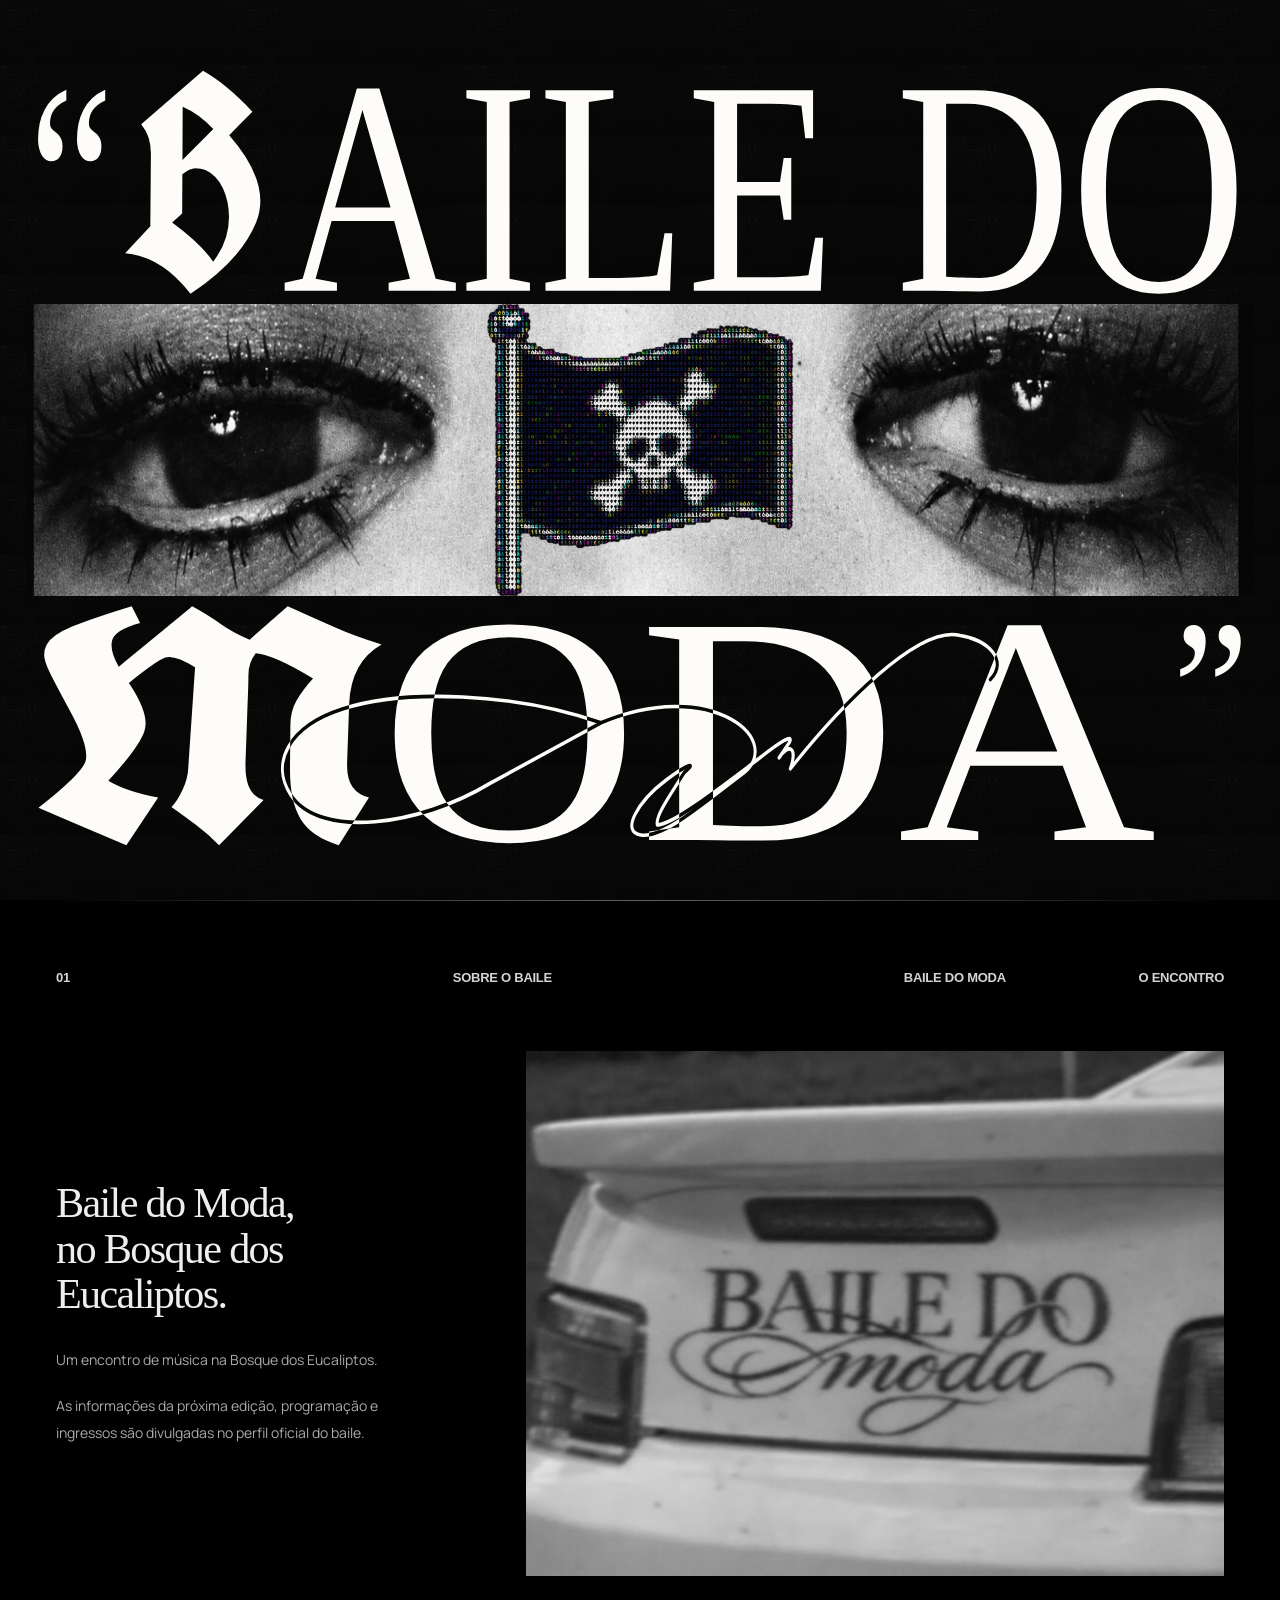
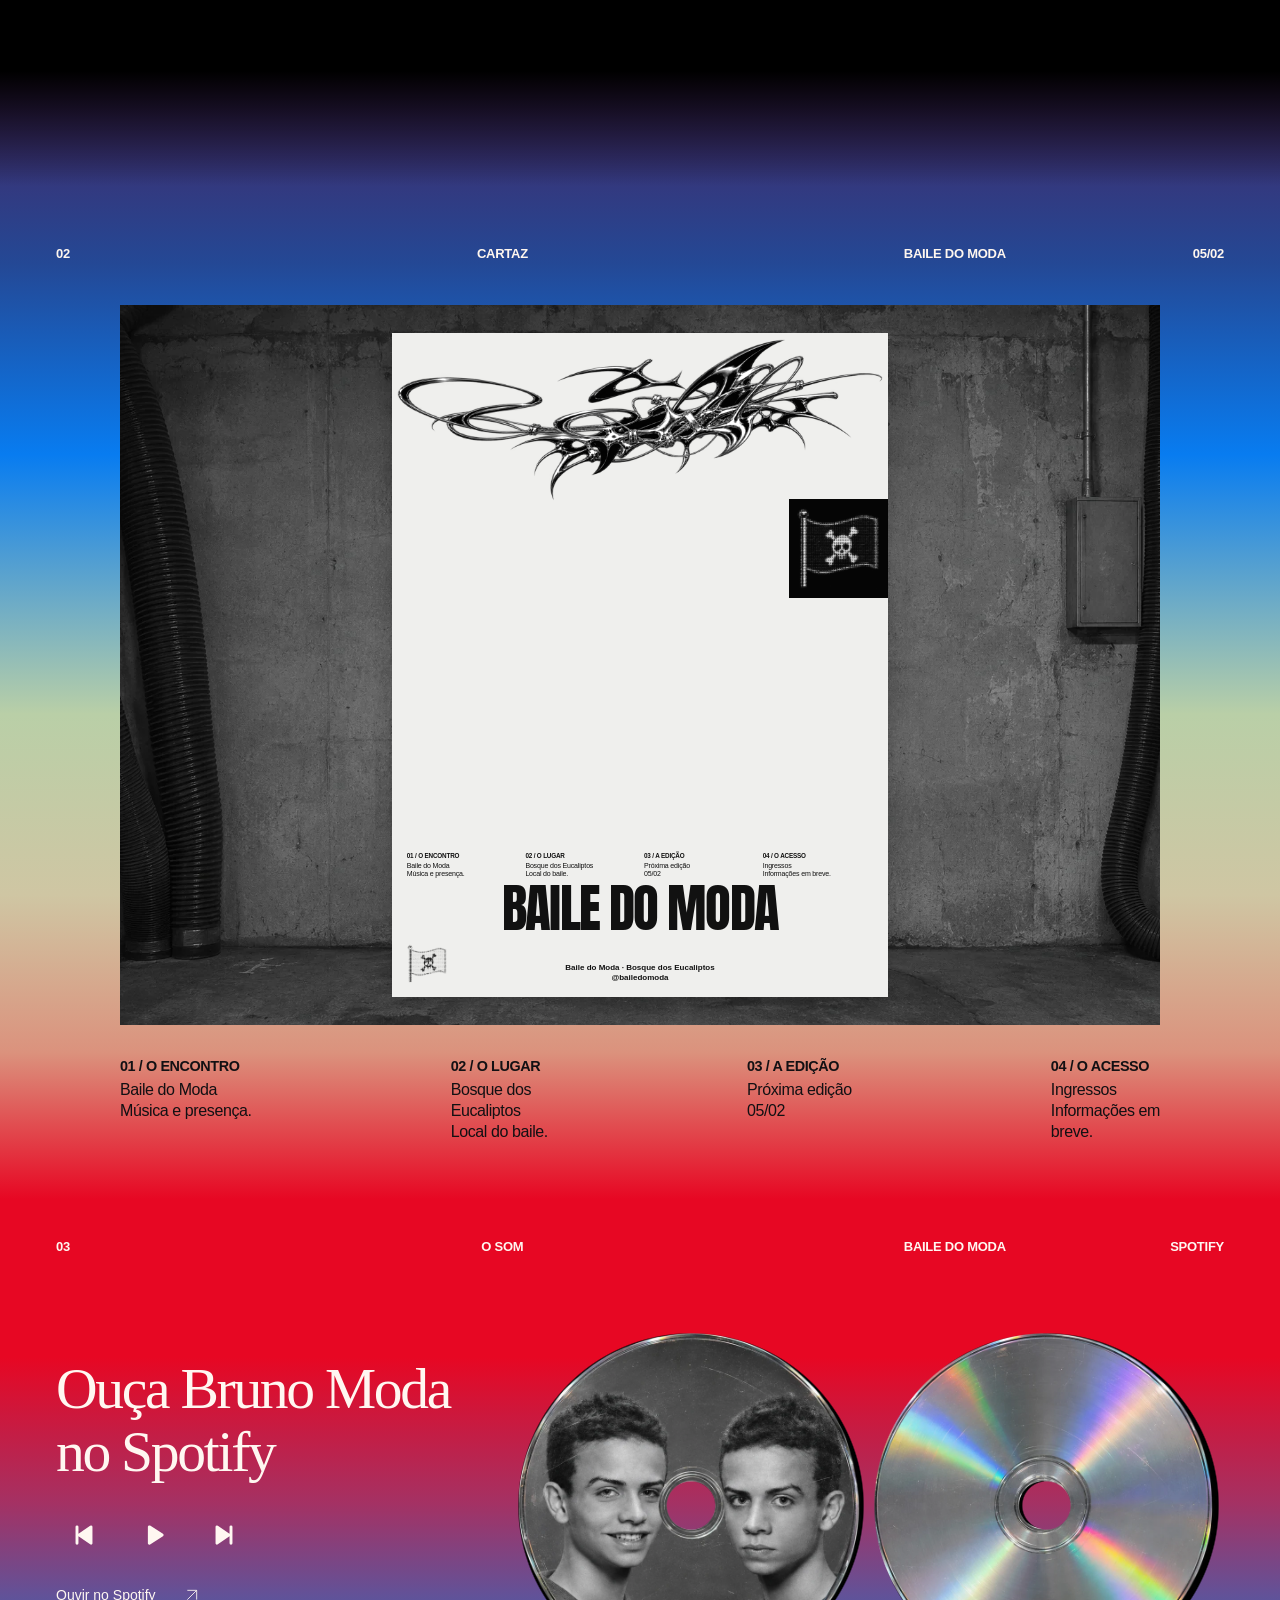
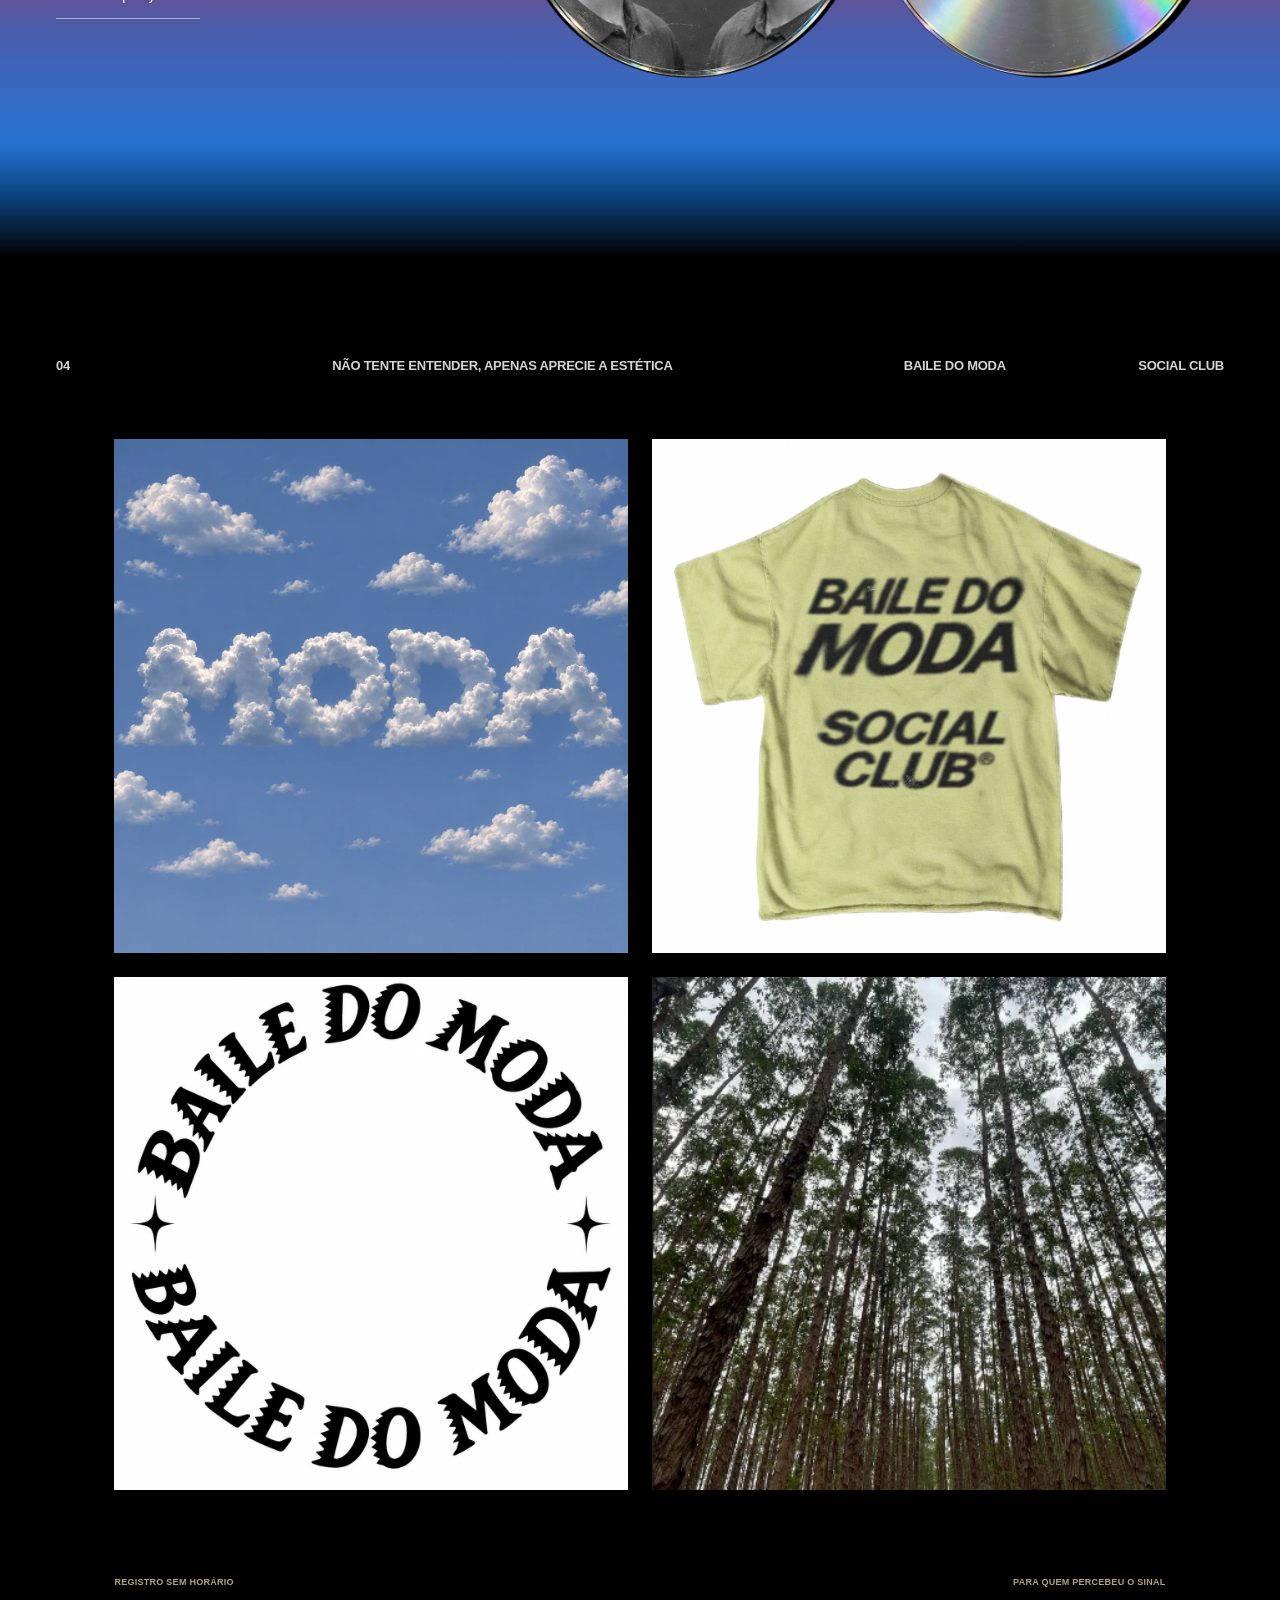
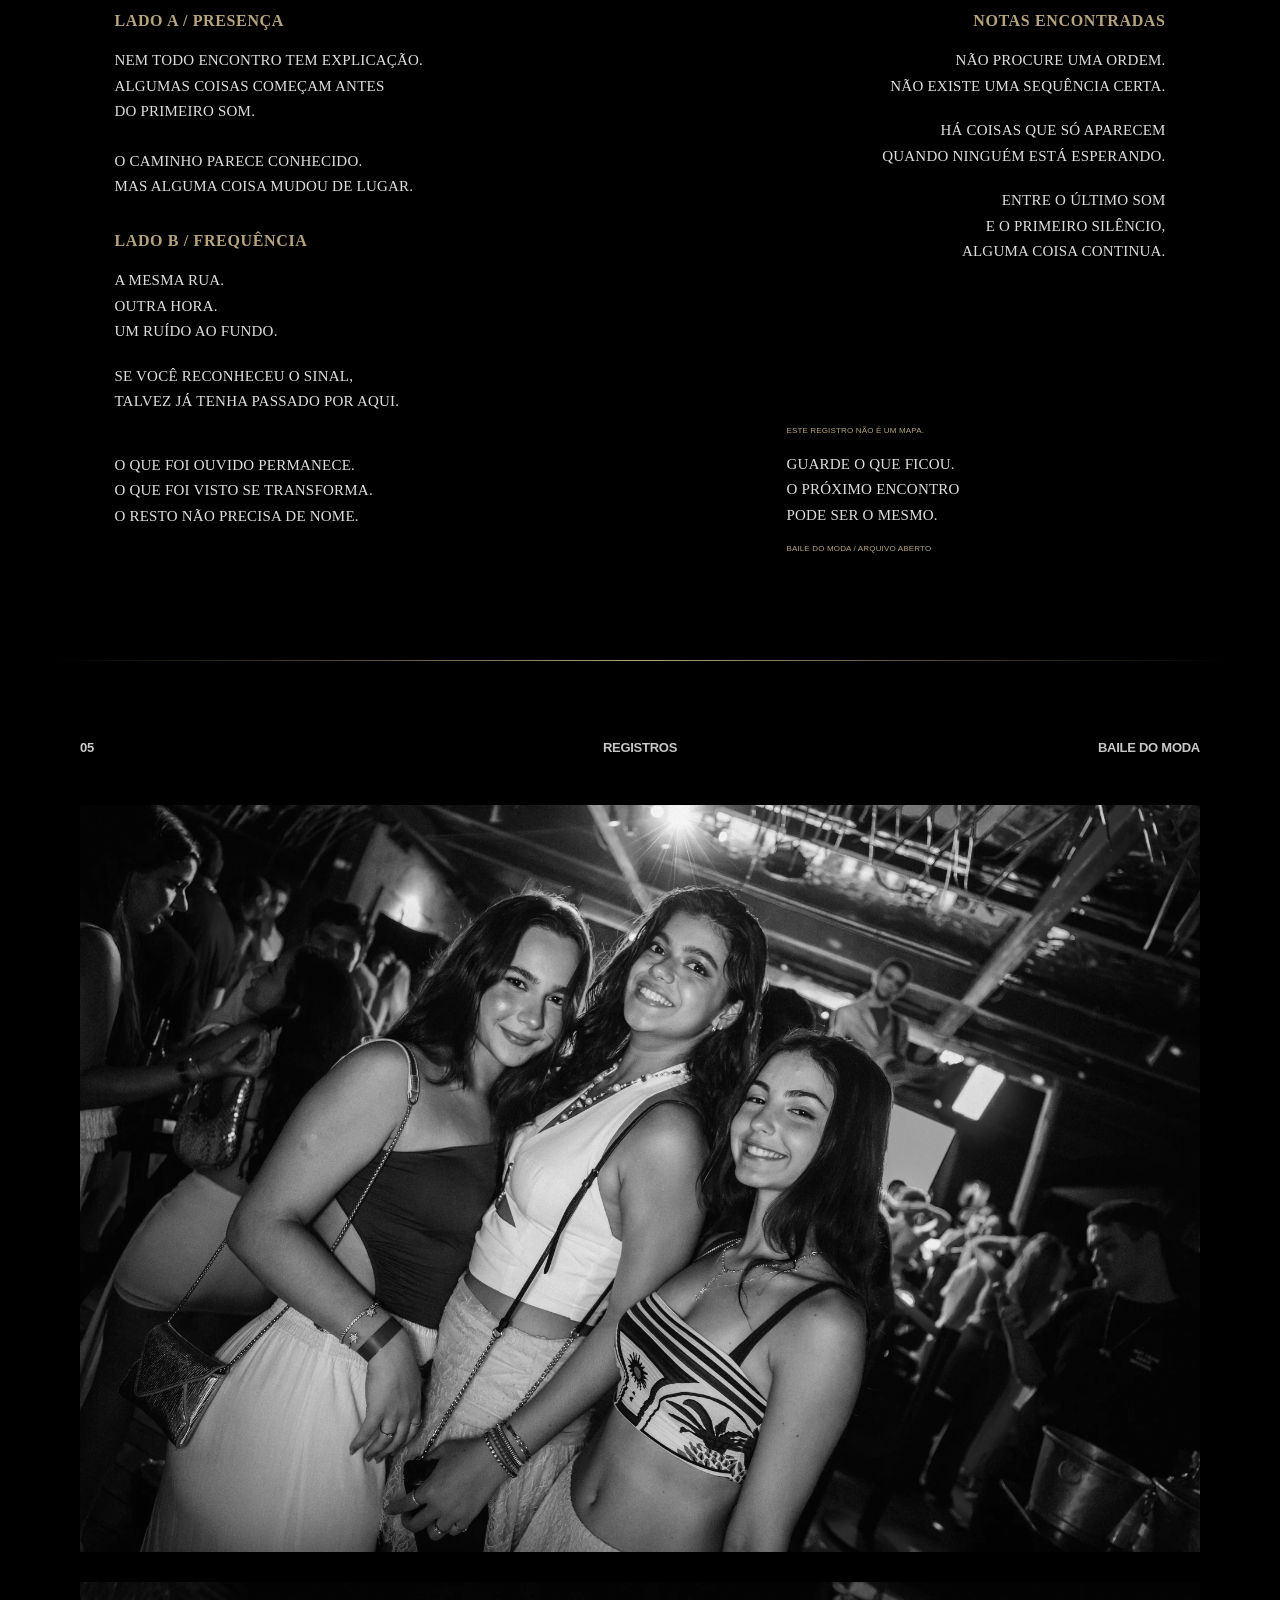
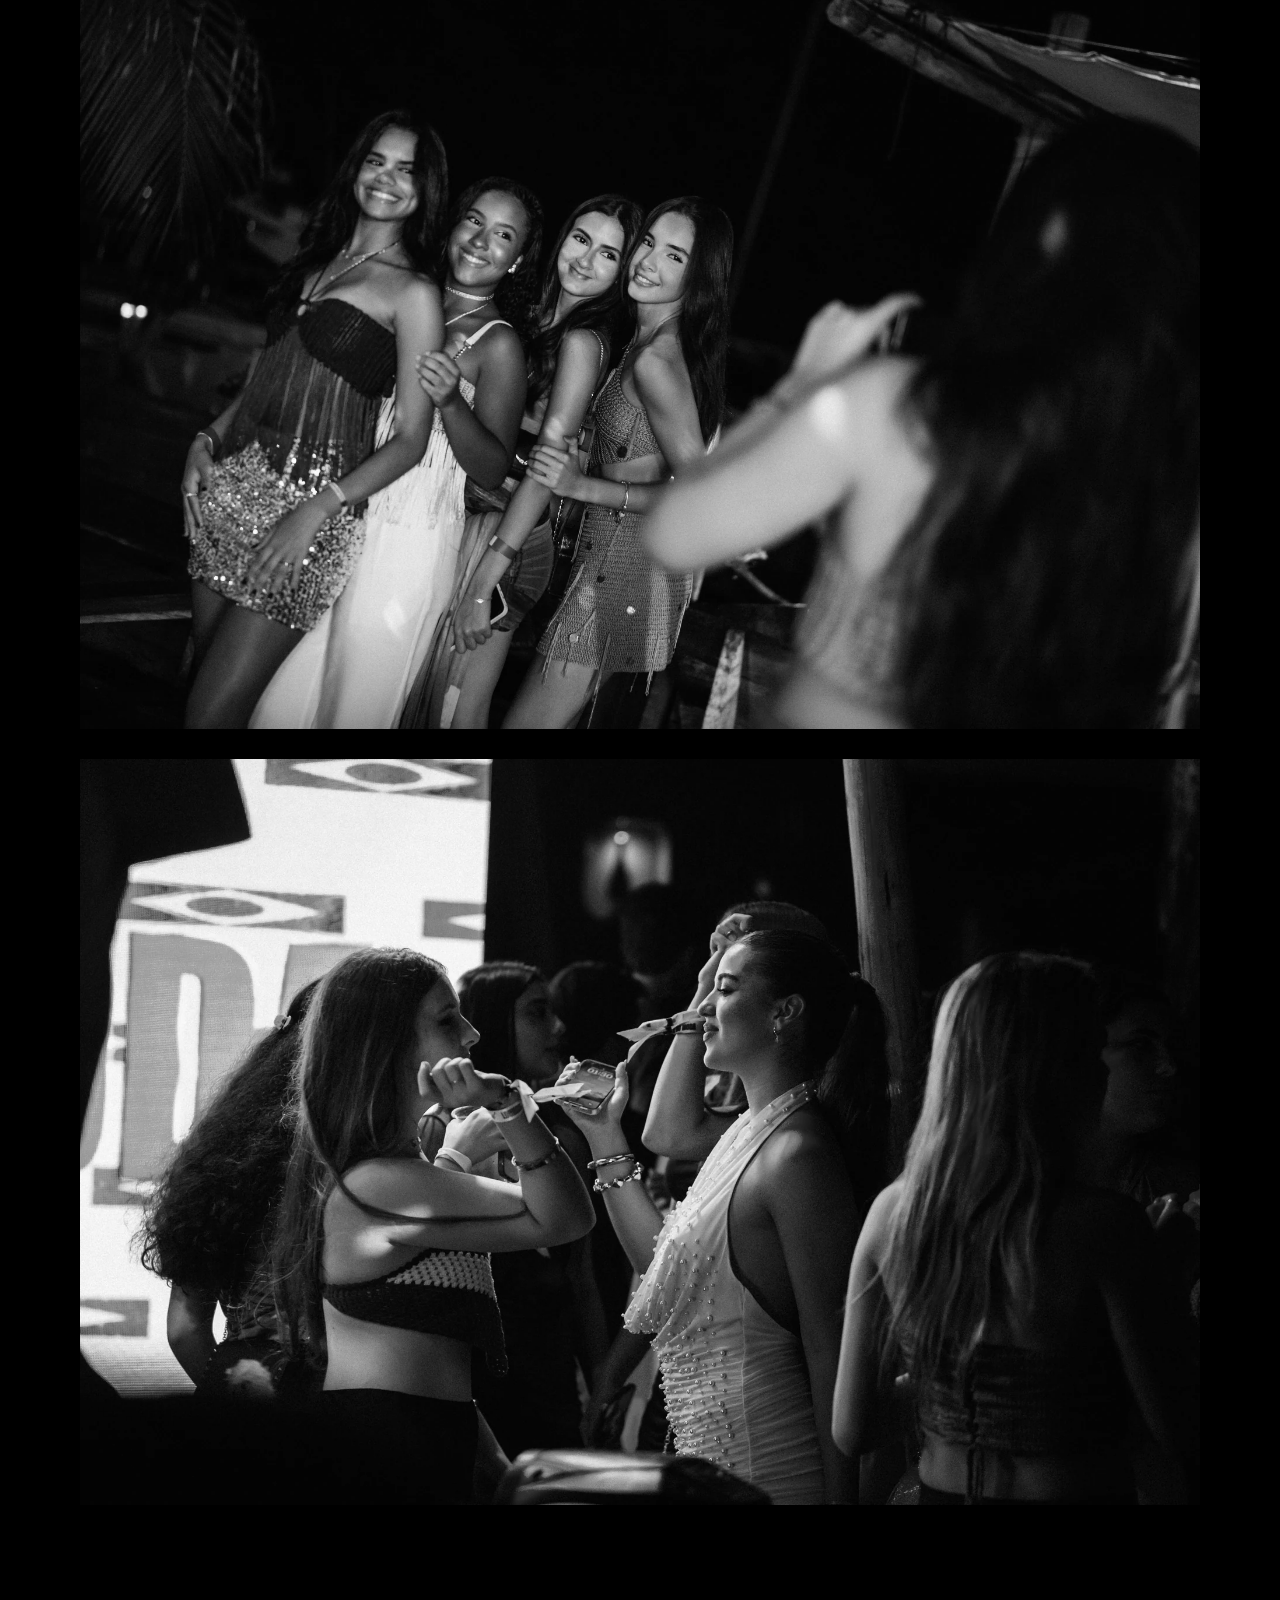
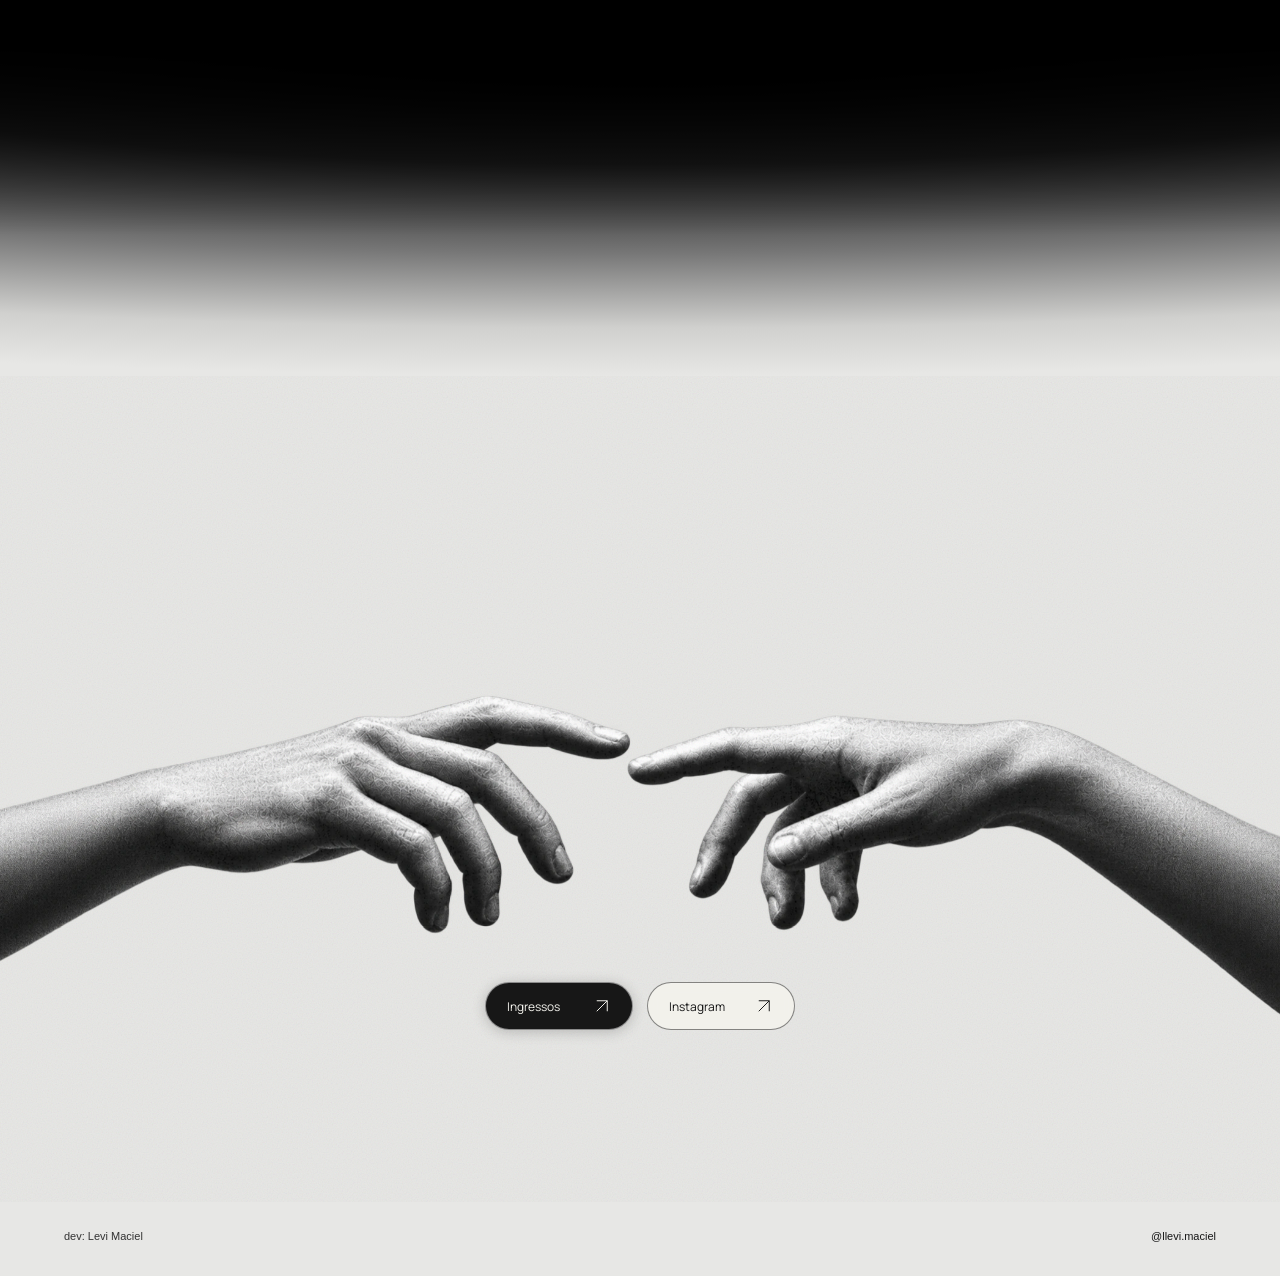
<file: index.html>
<!doctype html><html data-build="ff3b148bee53" lang="pt-BR" style="background:#000;color:#eee;color-scheme:dark"><head><meta charset="utf-8"><meta name="viewport" content="width=device-width,initial-scale=1,viewport-fit=cover"><meta name="theme-color" content="#000000"><meta name="description" content="Baile do Moda. Bosque dos Eucaliptos. O som, o encontro e as informações oficiais da próxima edição."><title>Baile do Moda — Bosque dos Eucaliptos</title><link rel="icon" href="assets/media/favicon.e8df03869b.webp"><script>document.documentElement.classList.add("experience-loading")</script><link rel="stylesheet" href="assets/site.b5e451b2c208.css"></head><body style="background:#000;color:#eee"><div class="experience-loader" id="experience-loader" hidden aria-label="Carregamento do site"><div class="experience-loader-content"><img class="experience-loader-flag" src="assets/media/hero-ascii-flag.6079468a19.webp" width="900" height="860" alt="Bandeira do Baile do Moda" fetchpriority="high" draggable="false"><div class="experience-loader-bar" role="progressbar" aria-label="Preparando sua experiência" aria-valuemin="0" aria-valuemax="100" aria-valuenow="0"><span class="experience-loader-fill"></span></div><p class="experience-loader-label" role="status">carregando sua experiência</p><div class="experience-loader-error" hidden><p>O carregamento está demorando mais que o esperado.</p><button type="button" data-retry-experience>Tentar novamente</button><button type="button" data-enter-experience>Entrar no site</button></div></div></div><a class="skip" href="#universo">Pular para o conteúdo</a>

<main><div class="opening-scene"><section class="hero hero-eye-scene" id="inicio" aria-labelledby="hero-title"><h1 class="sr-only" id="hero-title">Baile do Moda</h1><div class="hero-eye-layout" aria-hidden="true"><svg class="hero-eye-title hero-eye-title-top" viewBox="24 65 1635 242" preserveAspectRatio="none"><text class="hero-serif-run hero-open-quote" x="28" y="280" font-size="260" textLength="112" lengthAdjust="spacingAndGlyphs">“</text><text class="hero-gothic-initial hero-gothic-b" x="153" y="299" font-size="280" textLength="192" lengthAdjust="spacingAndGlyphs">B</text><text class="hero-serif-run hero-top-run" x="365" y="294.5" font-size="286" textLength="1283" lengthAdjust="spacingAndGlyphs">AILE DO</text></svg><div class="hero-eye-photo-frame"><img class="hero-eye-photo" src="assets/media/hero-eyes-band.e0b3c90660.webp" width="1635" height="338" alt="" fetchpriority="high" draggable="false"></div><svg class="hero-eye-title hero-eye-title-bottom" viewBox="24 646 1635 282" preserveAspectRatio="none"><text class="hero-gothic-initial hero-gothic-m" x="30" y="922.53" font-size="354" textLength="478" lengthAdjust="spacingAndGlyphs">M</text><text class="hero-serif-run hero-bottom-run" x="495" y="911.47" font-size="354" textLength="1033" lengthAdjust="spacingAndGlyphs">ODA</text><text class="hero-serif-run hero-close-quote" x="1550" y="823" font-size="220" textLength="101" lengthAdjust="spacingAndGlyphs">”</text><g class="hero-autograph" fill="none" stroke="#f4f3ef" stroke-linecap="round" stroke-linejoin="round"><path stroke-width="4" d="M789 784C675 751 526 747 445 769C373 788 349 828 376 862C415 911 548 896 641 850L789 784C859 760 922 762 962 780C999 797 1005 824 975 841C926 871 872 910 842 906C815 903 837 870 876 846C906 828 917 826 900 838C879 865 861 886 864 895C885 895 952 852 999 823C1030 803 1045 796 1040 805L1026 822C1039 806 1051 810 1041 834C1105 768 1211 677 1267 689C1303 693 1332 716 1307 737"/></g></svg></div><img class="hero-eye-flag" src="assets/media/hero-ascii-flag.6079468a19.webp" width="900" height="860" alt="Bandeira de caveira formada por caracteres digitais coloridos, centralizada na composição." fetchpriority="high" draggable="false"></section>
</div>

<section class="event-intro section-space" id="universo"><div class="section-light-line" aria-hidden="true"></div><div class="container"><div class="section-topline" data-reveal><span class="topline-index">01</span><h2>SOBRE O BAILE</h2><span class="topline-brand">BAILE DO MODA</span><span class="topline-place">O ENCONTRO</span></div><div class="event-intro-layout"><div class="event-intro-copy" data-reveal><h3>Baile do Moda,<br>no Bosque dos Eucaliptos.</h3><p>Um encontro de música na Bosque dos Eucaliptos.</p><p>As informações da próxima edição, programação e ingressos são divulgadas no perfil oficial do baile.</p></div><figure class="event-intro-photo" data-reveal><img src="assets/media/baile-carro.e6d8ef38d2.webp" width="1447" height="1087" alt="Traseira de um carro branco com a marca Baile do Moda." loading="lazy" decoding="async" draggable="false"></figure></div></div></section>
<section class="product-section section-space color-section color-section-poster" id="som"><div class="color-fill-layer" aria-hidden="true"></div><div class="container"><div class="section-topline " data-reveal><span class="topline-index">02</span><h2>CARTAZ</h2><span class="topline-brand">BAILE DO MODA</span><span class="topline-place">05/02</span></div></div><div class="container poster-container"><div class="poster-scene" role="group" aria-label="Cartaz do Baile do Moda"><article class="paper-poster"><img class="poster-chrome" src="assets/media/poster-chrome.aa27673031.webp" width="1536" height="1024" alt="Grafismo abstrato em metal cromado, inspirado na estética Y2K." loading="lazy" decoding="async" draggable="false"><div class="poster-inset" aria-hidden="true"><img src="assets/media/logo-oficial.2cf9b45a32.webp" width="515" height="505" alt="" loading="lazy" draggable="false"></div><div class="poster-information"><div class="poster-details"><p><strong>01 / O ENCONTRO</strong><span>Baile do Moda</span><span>Música e presença.</span></p><p><strong>02 / O LUGAR</strong><span>Bosque dos Eucaliptos</span><span>Local do baile.</span></p><p><strong>03 / A EDIÇÃO</strong><span>Próxima edição</span><span>05/02</span></p><p><strong>04 / O ACESSO</strong><span>Ingressos</span><span>Informações em breve.</span></p></div><h3 class="poster-title">BAILE DO MODA</h3><div class="poster-colophon"><img src="assets/media/logo-oficial.2cf9b45a32.webp" width="515" height="505" alt="" aria-hidden="true" loading="lazy" draggable="false"><p>Baile do Moda · Bosque dos Eucaliptos<br><a href="https://www.instagram.com/bailedomoda/" target="_blank" rel="noopener noreferrer">@bailedomoda</a></p></div></div></article></div><div class="poster-caption-details" role="group" aria-label="Informações do baile"><p><strong>01 / O ENCONTRO</strong><span>Baile do Moda</span><span>Música e presença.</span></p><p><strong>02 / O LUGAR</strong><span>Bosque dos</span><span>Eucaliptos</span><span>Local do baile.</span></p><p><strong>03 / A EDIÇÃO</strong><span>Próxima edição</span><span>05/02</span></p><p><strong>04 / O ACESSO</strong><span>Ingressos</span><span>Informações em</span><span>breve.</span></p></div></div></section><section class="spotify-section section-space color-section color-section-red" id="spotify" aria-labelledby="spotify-title"><div class="color-fill-layer" aria-hidden="true"></div><div class="container"><div class="section-topline" data-reveal><span class="topline-index">03</span><h2>O SOM</h2><span class="topline-brand">BAILE DO MODA</span><span class="topline-place">SPOTIFY</span></div><div class="spotify-cta"><div class="spotify-cta-copy" data-reveal><h3 id="spotify-title">Ouça Bruno Moda no Spotify</h3><div class="cd-transport" role="group" aria-label="Controles do CD"><button class="cd-transport-button" type="button" data-cd-prev aria-label="Voltar música" title="Voltar música" aria-controls="bruno-cd-audio"><svg class="icon" viewBox="0 0 24 24" aria-hidden="true"><path d="M6 5v14M18 5 8 12 18 19Z"/></svg></button><button class="cd-transport-button" type="button" data-cd-pause aria-label="Reproduzir música" title="Reproduzir música" aria-pressed="false" aria-controls="bruno-cd-audio"><svg class="icon" viewBox="0 0 24 24" aria-hidden="true"><path class="cd-transport-toggle-icon" d="M8 5 19 12 8 19Z"/></svg></button><button class="cd-transport-button" type="button" data-cd-next aria-label="Avançar música" title="Avançar música" aria-controls="bruno-cd-audio"><svg class="icon" viewBox="0 0 24 24" aria-hidden="true"><path d="M18 5v14M6 5 16 12 6 19Z"/></svg></button></div><div class="spotify-actions"><a class="spotify-link" href="https://open.spotify.com/intl-pt/artist/7Ecc1ZdNugr3Yk2KiWmw7R" target="_blank" rel="noopener noreferrer" aria-label="Ouvir Bruno Vidal Filho no Spotify (abre em nova aba)"><span>Ouvir no Spotify</span><svg class="icon" viewBox="0 0 24 24" aria-hidden="true"><path d="M5 19 19 5M5 5h14v14"/></svg></a></div><p class="cd-status" id="cd-status" role="status" aria-live="polite"></p><audio id="bruno-cd-audio" preload="none"></audio></div><div class="spotify-cds" role="group" aria-label="Dois CDs de Bruno Moda"><div class="cd-disc cd-disc-front" role="img" aria-label="CD com retratos do artista. Gira durante a reprodução."></div><div class="cd-disc cd-disc-back" role="img" aria-label="Verso prateado do CD com reflexos holográficos."></div></div></div></div></section>
<section class="aesthetic-section section-space" id="estetica"><div class="container"><div class="section-topline" data-reveal><span class="topline-index">04</span><h2>Não tente entender, apenas aprecie a estética</h2><span class="topline-brand">BAILE DO MODA</span><span class="topline-place">SOCIAL CLUB</span></div><div class="aesthetic-images"><img src="assets/media/estetica-nuvens.7f7bf4f3ff.webp" width="1254" height="1254" alt="A palavra MODA formada por nuvens no céu azul." loading="lazy" decoding="async" draggable="false"><img src="assets/media/estetica-camiseta.43d1e2e5ed.webp" width="1254" height="1254" alt="Camiseta verde clara com a estampa Baile do Moda Social Club." loading="lazy" decoding="async" draggable="false"><img src="assets/media/estetica-circular.d10befee11.webp" width="1254" height="1254" alt="Composição circular em preto e branco com o nome Baile do Moda." loading="lazy" decoding="async" draggable="false"><img class="aesthetic-forest" src="assets/media/estetica-bosque.452b713a18.webp" width="412" height="444" alt="Vista de baixo das árvores no Bosque dos Eucaliptos." loading="lazy" decoding="async" draggable="false"></div><article class="archive-sheet archive-integrated" id="baile" aria-label="Composição editorial de frases enigmáticas do Baile do Moda" data-reveal><div class="archive-rule"><span>REGISTRO SEM HORÁRIO</span><span>PARA QUEM PERCEBEU O SINAL</span></div><div class="archive-body"><div class="archive-column archive-left"><div class="archive-subhead">LADO A / PRESENÇA</div><p>Nem todo encontro tem explicação.<br>Algumas coisas começam antes<br>do primeiro som.</p><p>O caminho parece conhecido.<br>Mas alguma coisa mudou de lugar.</p><div class="archive-subhead">LADO B / FREQUÊNCIA</div><p>A mesma rua.<br>Outra hora.<br>Um ruído ao fundo.</p><p>Se você reconheceu o sinal,<br>talvez já tenha passado por aqui.</p><p class="archive-lower">O que foi ouvido permanece.<br>O que foi visto se transforma.<br>O resto não precisa de nome.</p></div><div class="archive-column archive-right"><div class="archive-subhead">NOTAS ENCONTRADAS</div><p>Não procure uma ordem.<br>Não existe uma sequência certa.</p><p>Há coisas que só aparecem<br>quando ninguém está esperando.</p><p>Entre o último som<br>e o primeiro silêncio,<br>alguma coisa continua.</p><div class="archive-stamp"><span>ESTE REGISTRO NÃO É UM MAPA.</span><p>GUARDE O QUE FICOU.<br>O PRÓXIMO ENCONTRO<br>PODE SER O MESMO.</p><span>BAILE DO MODA / ARQUIVO ABERTO</span></div></div></div></article></div></section>

<section class="registros-section section-space" id="registros" aria-labelledby="registros-title"><div class="section-light-line" aria-hidden="true"></div><div class="registros-header"><div class="section-topline" data-reveal><span class="topline-index">05</span><h2 id="registros-title">REGISTROS</h2><span class="topline-brand">BAILE DO MODA</span></div></div><div class="registros-sequence" role="list" aria-label="Fotografias do Baile do Moda"><figure class="registro-photo" role="listitem"><img src="assets/media/registro-01.d58e2141e5.webp" width="1920" height="1280" alt="Três amigas juntas no Baile do Moda." loading="lazy" decoding="async" draggable="false"></figure><figure class="registro-photo" role="listitem"><img src="assets/media/registro-02.9e0c4635cc.webp" width="1920" height="1280" alt="Grupo de amigas sorrindo durante o baile." loading="lazy" decoding="async" draggable="false"></figure><figure class="registro-photo" role="listitem"><img src="assets/media/registro-03.7b66c6ab77.webp" width="1920" height="1280" alt="Mulheres cantando e curtindo a música perto do palco." loading="lazy" decoding="async" draggable="false"></figure></div></section>
<section class="closing-art-section" id="contato" aria-label="Baile do Moda"><div class="closing-art-transition" aria-hidden="true"></div><div class="closing-art-panel" id="closing-panel"><div class="closing-composition" role="img" aria-label="Arte do Baile do Moda com o nome da festa ao fundo e duas mãos se aproximando em primeiro plano."><img class="closing-lettering-layer" src="assets/media/closing-lettering-cutout.43031454aa.webp" width="1585" height="992" alt="" aria-hidden="true" loading="lazy" decoding="async" draggable="false"><img class="closing-hands-layer" src="assets/media/closing-hands-cutout.1159178674.webp" width="2146" height="732" alt="" aria-hidden="true" loading="lazy" decoding="async" draggable="false"></div><div class="closing-actions" role="group" aria-label="Ingressos e Instagram"><button class="button button-light" data-ticket>Ingressos <svg class="icon" viewBox="0 0 24 24" aria-hidden="true"><path d="M5 19 19 5M5 5h14v14"/></svg></button><a class="button" href="https://www.instagram.com/bailedomoda/" target="_blank" rel="noopener noreferrer">Instagram <svg class="icon" viewBox="0 0 24 24" aria-hidden="true"><path d="M5 19 19 5M5 5h14v14"/></svg></a></div><footer class="closing-art-footer"><div class="developer-credit"><span>dev: Levi Maciel</span><a href="https://www.instagram.com/llevi.maciel/" target="_blank" rel="noopener noreferrer">@llevi.maciel</a></div></footer></div></section></main><div class="viewport-glow" aria-hidden="true"></div>
<dialog class="ticket-dialog" aria-labelledby="ticket-title"><button class="dialog-close" aria-label="Fechar informações">×</button><p class="eyebrow">BAILE DO MODA / PRÓXIMA EDIÇÃO</p><h2 id="ticket-title">O encontro<br>é no Bosque.</h2><p>Acompanhe as informações oficiais da próxima edição.</p><dl><div><dt>Onde</dt><dd data-event-venue>Bosque dos Eucaliptos</dd></div><div><dt>Data</dt><dd data-event-date>05/02</dd></div><div><dt>Ingressos</dt><dd data-event-tickets>Link de vendas a divulgar</dd></div></dl><a class="button button-light official-cta" href="https://www.instagram.com/bailedomoda/" target="_blank" rel="noopener noreferrer">Acompanhar no Instagram <svg class="icon" viewBox="0 0 24 24" aria-hidden="true"><path d="M5 19 19 5M5 5h14v14"/></svg></a></dialog><script src="assets/site.e6239a7e625a.js" defer></script></body></html>
</file>
<file: assets/site.b5e451b2c208.css>
@font-face{font-family:Blackletter;src:url(media/unifrakturcook.6e16244a39.woff2)format("woff2");font-weight:700;font-display:swap}@font-face{font-family:Manrope;src:url(media/manrope.2fd1076c14.woff2)format("woff2");font-weight:200 800;font-display:swap}:root{--ease:cubic-bezier(.16,1,.3,1);--edge:#ffffff28;--section-transition-height:clamp(44px,4.0625vw,78px);color-scheme:dark}*{box-sizing:border-box}html{scroll-behavior:smooth;scrollbar-width:none;background:#000}html::-webkit-scrollbar{display:none}body{color:#eee;-webkit-font-smoothing:antialiased;background:#000;margin:0;font-family:Manrope,Arial,sans-serif}body:has(dialog[open]){overflow:hidden}::selection{color:#000;background:#eee}a,button{-webkit-tap-highlight-color:transparent;touch-action:manipulation}a{color:inherit;text-decoration:none}button{font:inherit;color:inherit;cursor:pointer}button,a{font-variant-emoji:text}button{border:0}button:focus-visible,a:focus-visible,[tabindex]:focus-visible{outline-offset:5px;outline:1px solid #eee}img{filter:grayscale();user-select:none;-webkit-user-drag:none;max-width:100%;display:block}h1,h2,h3,p,figure{margin:0}h2{letter-spacing:-.025em;font-family:Blackletter,Georgia,serif;font-weight:700;line-height:1.02}h3{letter-spacing:-.045em;font-weight:500;line-height:1.16}p{line-height:1.8}section{scroll-margin-top:35px;position:relative}.container{width:min(1280px,100% - 112px);margin-inline:auto}.section-space{padding-block:100px}.eyebrow{letter-spacing:.12em;color:#aaa;font-family:Courier New,monospace;font-size:10px;line-height:1.5}h2>span{color:#8d8d8d}.icon{fill:none;stroke:currentColor;stroke-width:1.3px;flex:none;width:18px;height:18px}.button{min-height:46px;transition:border-color .35s,background .35s,transform .35s var(--ease);background:linear-gradient(145deg,#ffffff0e,#0000 65%);border:1px solid #ffffff45;border-radius:999px;justify-content:center;align-items:center;gap:20px;padding:12px 21px;font-size:12px;display:inline-flex;position:relative;overflow:hidden;box-shadow:inset 0 1px #ffffff12}.button:hover{background:#ffffff10;border-color:#ddd;transform:translateY(-3px)}.button-light{color:#111;background:linear-gradient(145deg,#fff,#d6d6d6);border-color:#e6e6e6}.button-light:hover{background:#fff}.button:before{content:"";animation:button-sheen 5.5s var(--ease) infinite paused;pointer-events:none;background:linear-gradient(105deg,#0000 37%,#ffffff25 49%,#0000 61%);position:absolute;inset:-50% -90%;transform:translate(-40%)}.button.in-view:before{animation-play-state:running}.button-light:before{background:linear-gradient(105deg,#0000 37%,#ffffff60 49%,#0000 61%)}.button .icon{transition:transform .5s var(--ease)}.button:hover .icon{transform:translate(2px,-2px)}.sr-only{clip:rect(0,0,0,0);white-space:nowrap;border:0;width:1px;height:1px;margin:-1px;padding:0;position:absolute;overflow:hidden}.skip{z-index:100;color:#000;background:#fff;padding:12px;position:fixed;top:8px;left:8px;translate:0 -160%}.skip:focus{translate:0}.opening-scene{background:#000;position:relative}.hero{isolation:isolate;background:#050505;height:100svh;min-height:580px;max-height:1200px;overflow:hidden}.section-light-line{background:linear-gradient(90deg,#0000,#ffffff24 15%,#ffffff60 50%,#ffffff24 85%,#0000);width:min(1280px,100% - 112px);height:1px;position:absolute;top:0;left:50%;overflow:hidden;transform:translate(-50%);box-shadow:0 0 12px #fff1}.section-light-line:after{content:"";background:linear-gradient(90deg,#0000,#eee,#0000);width:30%;height:1px;animation:6.4s ease-in-out infinite paused divider-scan;display:block;transform:translate(-110%)}.section-light-line.in-view:after{animation-play-state:running}.product-section{padding-top:calc(var(--section-transition-height) + 55px);background:linear-gradient(#101010,#000 500px);padding-bottom:90px;overflow:clip}.product-capabilities{grid-template-columns:repeat(4,minmax(0,1fr));gap:16px;margin-top:70px;display:grid}.product-capabilities article{background:linear-gradient(135deg,#0c0c0c,#030303);border:1px solid #ffffff25;border-radius:12px;min-height:210px;padding:24px 22px}.product-capabilities h3{margin:33px 0 15px;font-size:25px}.product-capabilities p{color:#999;font-size:12px;line-height:1.8}.studio-process-grid{grid-template-columns:repeat(3,minmax(0,1fr));gap:18px;display:grid}.signature-section{isolation:isolate;background:#000;place-items:center;height:min(85svh,810px);min-height:650px;padding:75px 24px 100px;display:grid;position:relative;overflow:hidden}.signature-section footer{z-index:2;color:#888;border-top:0;justify-content:space-between;gap:20px;padding:25px 0;font-family:Courier New,monospace;font-size:9px;display:flex;position:absolute;bottom:0;left:50%;transform:translate(-50%)}.signature-section footer>span:first-child{color:#ccc}.viewport-glow{pointer-events:none;z-index:5;opacity:0;background:radial-gradient(at 50% 145%,#ffffff35,#0000 68%);height:clamp(100px,17svh,170px);transition:opacity .6s;position:fixed;bottom:0;left:0;right:0;mask-image:linear-gradient(#0000,#000 70%)}body.past-hero .viewport-glow{opacity:1}.ticket-dialog{color:#eee;background:#101010;border:1px solid #777;border-radius:20px;width:min(540px,100% - 32px);max-height:calc(100svh - 40px);padding:48px;overflow:auto}.ticket-dialog::backdrop{backdrop-filter:blur(8px);background:#000b}.dialog-close{background:#ffffff08;border:1px solid #555;border-radius:50%;width:35px;height:35px;font-size:26px;position:absolute;top:15px;right:15px}.ticket-dialog h2{margin:28px 0 20px;font-size:58px;line-height:1.08}.ticket-dialog>p:not(.eyebrow){color:#aaa;font-size:12px}.ticket-dialog dl{margin:25px 0 30px;font-size:12px}.ticket-dialog dl>div{border-bottom:1px solid #444;justify-content:space-between;gap:15px;padding:15px 0;display:flex}.ticket-dialog dt{color:#888}.ticket-dialog dd{text-align:right;margin:0}.ticket-dialog .button{gap:15px;width:100%}.motion-ready [data-reveal]{opacity:0;filter:blur(4px);transition:opacity .85s var(--ease),transform .85s var(--ease),filter .85s var(--ease);transition-delay:var(--reveal-delay,0s);transform:translateY(24px)}.motion-ready [data-reveal].is-visible,.motion-ready [data-reveal]:focus-within{opacity:1;filter:none;transform:none}.page-hidden :before,.page-hidden :after{animation-play-state:paused!important}html.lenis,html.lenis body{height:auto}.lenis.lenis-smooth{scroll-behavior:auto}.lenis [data-lenis-prevent]{overscroll-behavior:contain}@keyframes button-sheen{0%,65%{transform:translate(-40%)}to{transform:translate(40%)}}@keyframes divider-scan{0%,10%{transform:translate(-110%)}85%,to{transform:translate(440%)}}@keyframes shadow-drift{0%{opacity:.88;transform:translate(-14%,-9%)scale(.92)rotate(-9deg)}50%{opacity:1;transform:translate(14%,13%)scale(1.1)rotate(7deg)}to{opacity:.94;transform:translate(28%,-11%)scale(.98)rotate(15deg)}}@keyframes silver-drift{0%{opacity:.76;transform:translate(11%,8%)scale(1.04)rotate(6deg)}50%{opacity:1;transform:translate(-10%,-12%)scale(1.14)rotate(-8deg)}to{opacity:.84;transform:translate(-22%,6%)scale(.98)rotate(-14deg)}}@media (width<=900px){.container{width:calc(100% - 64px)}.section-space{padding-block:75px}.section-light-line{width:calc(100% - 64px)}.product-section{padding-top:calc(var(--section-transition-height) + 35px)}.product-capabilities{grid-template-columns:repeat(2,1fr)}.product-capabilities article{min-height:195px}.studio-process-grid{gap:12px}.signature-section{height:78svh;min-height:620px}}@media (width<=700px){.container{width:calc(100% - 40px)}.section-space{padding-block:60px}.hero{height:100svh;min-height:580px;max-height:1100px}.section-light-line{width:calc(100% - 40px)}.product-section{padding-top:calc(var(--section-transition-height) + 30px);padding-bottom:60px}.button{gap:18px;min-height:44px;padding:12px 18px;font-size:11px}.button .icon{width:16px;height:16px}.product-capabilities{gap:12px;margin-top:40px}.product-capabilities article{border-radius:10px;min-height:190px;padding:19px 15px}.product-capabilities h3{margin-top:26px;margin-bottom:14px;font-size:23px}.product-capabilities p{font-size:10px;line-height:1.7}.studio-process-grid{grid-template-columns:1fr;gap:15px}.signature-section{height:80svh;min-height:620px;padding:75px 20px 100px}.signature-section footer{gap:20px;padding:22px 0;font-size:7px}.signature-section footer>span:nth-child(2){display:none}.viewport-glow{background:radial-gradient(at 50% 145%,#ffffff28,#0000 68%);height:100px}.ticket-dialog{border-radius:16px;padding:42px 24px 28px}.ticket-dialog h2{font-size:48px}.ticket-dialog .eyebrow{font-size:8px}.ticket-dialog dl,.ticket-dialog .button{font-size:10px}.ticket-dialog>p:not(.eyebrow){font-size:11px}}@media (width<=350px){.product-capabilities article{padding:17px 13px}.product-capabilities h3{font-size:21px}.product-capabilities p{font-size:9px}}@media (height<=600px){.hero{min-height:520px}}@media (prefers-reduced-motion:reduce){html{scroll-behavior:auto}*,:before,:after{transition:none!important;animation:none!important}.motion-ready [data-reveal]{opacity:1;filter:none;transform:none}.button:hover{transform:none}}@media (width<=700px){.hero{background:#050505}}.section-topline{color:#d4d4d4;letter-spacing:-.02em;text-transform:uppercase;grid-template-columns:.7fr 3fr 1fr 1fr;align-items:start;gap:28px;margin:0 0 64px;font-family:Arial,Helvetica,sans-serif;font-size:13px;font-weight:600;line-height:1.3;display:grid}.section-topline h2{font:inherit;color:inherit;letter-spacing:inherit;line-height:inherit;text-align:center;margin:0}.topline-index{text-align:left;font-variant-numeric:tabular-nums}.topline-brand,.topline-place{text-align:right;white-space:nowrap}@media (width<=900px){.section-topline{gap:20px;margin-bottom:52px;font-size:12px}}@media (width<=700px){.section-topline{letter-spacing:-.02em;grid-template-columns:24px 1fr auto;gap:10px;margin-bottom:38px;font-size:10px}.section-topline h2{font-size:11px;line-height:1.3}.topline-brand{display:none}.topline-place{font-size:9px}}.event-intro{background:#000;padding-top:70px;padding-bottom:95px}.event-intro-layout{grid-template-columns:.72fr 1.28fr;align-items:center;gap:6vw;display:grid}.event-intro-copy{max-width:380px}.event-intro-copy h3{letter-spacing:-.045em;margin:0 0 30px;font-family:Manrope,Arial,sans-serif;font-size:clamp(26px,2.7vw,39px);font-weight:500;line-height:1.23}.event-intro-copy p{color:#aaa;max-width:340px;margin:0 0 20px;font-size:14px;line-height:1.9}.event-intro-copy p:last-child{margin-bottom:0}.event-intro-photo{min-width:0;margin:0;overflow:hidden}.event-intro-photo img{aspect-ratio:1447/1087;object-fit:contain;border:0;border-radius:0;width:100%;height:auto}.product-section{background:#000;padding-top:70px}.product-section>.container>.section-topline{margin-bottom:42px}.archive-sheet{isolation:isolate;color:#191919;background:#d6d6d6;min-height:790px;padding:35px 42px 24px;font-family:Arial,Helvetica,sans-serif;position:relative;overflow:hidden;box-shadow:0 0 0 1px #ffffff20}.archive-sheet:before{content:"";z-index:-1;opacity:.12;pointer-events:none;background-image:url("data:image/svg+xml,%3Csvg xmlns='http://www.w3.org/2000/svg' width='160' height='160'%3E%3Cfilter id='n'%3E%3CfeTurbulence type='fractalNoise' baseFrequency='.82' numOctaves='3' stitchTiles='stitch'/%3E%3C/filter%3E%3Crect width='100%25' height='100%25' filter='url(%23n)' opacity='.7'/%3E%3C/svg%3E");position:absolute;inset:0}.archive-rule{letter-spacing:.03em;border-top:2px solid #222;border-bottom:1px solid #333;justify-content:space-between;gap:20px;padding:7px 0 6px;font-size:9px;font-weight:600;display:flex}.archive-body{z-index:2;grid-template-columns:1fr 1fr;gap:25%;padding-top:14px;display:grid;position:relative}.archive-column{letter-spacing:.025em;text-transform:uppercase;font-size:11px;line-height:1.4}.archive-subhead{letter-spacing:.04em;margin-bottom:18px;font-size:10px;font-weight:700}.archive-column p{margin-bottom:19px;font-size:11px;line-height:1.65}.archive-left p:first-of-type{margin-bottom:24px}.archive-left .archive-subhead:not(:first-child){border-top:1px solid #444;margin-top:22px;padding-top:9px}.archive-lower{margin-top:38px}.archive-right{text-align:right}.archive-stamp{text-align:left;border-top:1px solid #444;border-left:1px solid #444;margin-top:145px;margin-left:15px;padding:15px 0 5px 15px}.archive-stamp>span{letter-spacing:.02em;font-size:8px;line-height:1.5;display:block}.archive-stamp p{margin-block:15px;font-size:10px}@media (width<=900px){.event-intro-layout{grid-template-columns:.85fr 1.15fr;gap:35px}.event-intro-copy h3{font-size:29px}.event-intro-copy p{font-size:12px}.archive-sheet{min-height:720px;padding:28px}.archive-body{gap:18%}.archive-column p{font-size:10px}.archive-stamp{margin-top:130px}}@media (width<=700px){.event-intro{padding-block:55px 65px}.event-intro-layout{grid-template-columns:1fr;gap:30px}.event-intro-copy{max-width:100%}.event-intro-copy h3{margin-bottom:22px;font-size:29px}.event-intro-copy p{max-width:100%;margin-bottom:15px;font-size:12px}.event-intro-photo{width:100%}.product-section{padding-top:55px}.product-section>.container>.section-topline{margin-bottom:25px}.archive-sheet{min-height:580px;padding:19px 16px 17px}.archive-rule{gap:16px;padding-block:6px;font-size:5px}.archive-body{gap:16%;padding-top:12px}.archive-column,.archive-column p{letter-spacing:0;font-size:7px;line-height:1.65}.archive-subhead{letter-spacing:0;margin-bottom:14px;font-size:6px}.archive-column p{margin-bottom:14px}.archive-left p:first-of-type{margin-bottom:18px}.archive-left .archive-subhead:not(:first-child){margin-top:17px;padding-top:7px}.archive-lower{margin-top:35px}.archive-stamp{margin-top:82px;margin-left:0;padding:10px 0 5px 8px}.archive-stamp>span{font-size:5px}.archive-stamp p{margin-block:10px;font-size:6px}}@media (width<=350px){.event-intro-copy h3{font-size:27px}.archive-body{gap:12%}.archive-sheet{padding-inline:13px}.archive-column p{font-size:6px}.archive-subhead{font-size:5px}}.archive-sheet{color:#dedede;box-shadow:none;background:0 0;min-height:760px;padding:0 0 20px;overflow:hidden}.archive-sheet:before{display:none}.archive-rule{border-top-color:#ffffff90;border-bottom-color:#ffffff45}.archive-left .archive-subhead:not(:first-child){border-top-color:#ffffff40}.archive-stamp{border-top-color:#ffffff45;border-left-color:#ffffff45}.archive-column,.archive-column p{font-size:12px;line-height:1.75}.archive-subhead{color:#a5a5a5;font-size:10px}.archive-rule,.archive-stamp>span{color:#aaa}.archive-stamp p{font-size:11px}.archive-body{gap:25%;padding-top:18px}@media (width<=900px){.archive-sheet{min-height:730px;padding:0 0 16px}.archive-body{gap:18%}.archive-column,.archive-column p{font-size:11px}}@media (width<=700px){.archive-sheet{min-height:0;padding:0 0 16px}.archive-rule{gap:18px;padding-block:8px;font-size:7px;line-height:1.5}.archive-body{gap:12%;padding-top:16px}.archive-column,.archive-column p{letter-spacing:0;font-size:10px;line-height:1.8}.archive-subhead{margin-bottom:16px;font-size:8px}.archive-column p{margin-bottom:21px}.archive-stamp{margin-top:95px;padding-left:10px}.archive-stamp>span{font-size:7px;line-height:1.6}.archive-stamp p{font-size:9px;line-height:1.8}}@media (width<=350px){.archive-body{gap:10%}.archive-column,.archive-column p{font-size:9px}.archive-subhead{font-size:7px}.archive-stamp p{font-size:8px}}@font-face{font-family:PosterDisplay;src:url(media/anton.3d877539c6.woff2)format("woff2");font-weight:400;font-display:swap}.poster-container{width:min(1040px,100% - 112px)}.poster-scene{isolation:isolate;background:#333 url(media/poster-workshop.5a4de7ef87.webp) 50%/cover no-repeat;place-items:center;height:min(86svh,940px);min-height:580px;display:grid;position:relative;overflow:hidden}.poster-scene:before{content:"";z-index:-1;pointer-events:none;background:#0002;position:absolute;inset:0}.paper-poster{aspect-ratio:355/475;color:#111;isolation:isolate;background:#efefed;max-width:calc(100% - 56px);height:calc(100% - 56px);position:relative;overflow:hidden;box-shadow:0 8px 24px #0004}.poster-chrome{object-fit:contain;object-position:center top;filter:grayscale()contrast(1.12);pointer-events:none;width:98%;height:29%;position:absolute;top:1%;left:1%}.poster-inset{aspect-ratio:1;background:#050505;place-items:center;width:20%;padding:8px;display:grid;position:absolute;top:25%;right:0}.poster-inset img{filter:grayscale();mix-blend-mode:screen;width:100%;height:auto}.poster-information{text-align:center;position:absolute;bottom:2%;left:3%;right:3%}.poster-details{text-align:left;grid-template-columns:repeat(4,minmax(0,1fr));gap:8px;margin-bottom:3px;display:grid}.poster-details p{letter-spacing:-.025em;color:#111;font-family:Arial,Helvetica,sans-serif;font-size:clamp(6px,.55vw,9px);line-height:1.15}.poster-details strong,.poster-details span{display:block}.poster-details strong{margin-bottom:3px;font-size:.9em;font-weight:700}.poster-title{letter-spacing:-.035em;white-space:nowrap;text-align:center;color:#111;margin:0;font-family:PosterDisplay,Impact,sans-serif;font-size:clamp(35px,4.15vw,70px);font-weight:400;line-height:1}.poster-colophon{grid-template-columns:40px 1fr 40px;align-items:end;gap:9px;margin-top:10px;display:grid}.poster-colophon>img{filter:grayscale()invert();mix-blend-mode:multiply;width:40px;height:auto}.poster-colophon p{letter-spacing:0;text-align:center;color:#111;font-family:Arial,Helvetica,sans-serif;font-size:8px;font-weight:600;line-height:1.25}.poster-colophon a{color:#111;text-decoration:none}.poster-colophon a:hover{text-decoration:underline}.poster-colophon a:focus-visible{outline-offset:3px;outline-color:#111}.product-section:has(.poster-scene){overflow:visible}.product-section:has(.poster-scene)>.container>.section-topline{margin-bottom:42px}@media (width>=1600px){.poster-title{font-size:70px}}@media (width<=900px){.poster-container{width:calc(100% - 64px)}.poster-scene{height:min(84svh,900px);min-height:550px}.poster-title{font-size:clamp(37px,7vw,63px)}.poster-details p,.poster-colophon p{font-size:7px}}@media (width<=700px){.poster-container{width:calc(100% - 40px)}.poster-scene{aspect-ratio:3/4;height:auto;min-height:0;padding:18px 0}.paper-poster{aspect-ratio:355/475;width:calc(100% - 30px);max-width:none;height:auto}.poster-chrome{width:100%;height:30%;top:1%;left:0}.poster-inset{padding:5px}.poster-details{gap:4px;margin-bottom:4px}.poster-details p{font-size:5.5px;line-height:1.17}.poster-details strong{margin-bottom:2px}.poster-title{letter-spacing:-.04em;font-size:clamp(28px,7.9vw,50px)}.poster-colophon{grid-template-columns:25px 1fr 25px;gap:5px;margin-top:6px}.poster-colophon>img{width:25px}.poster-colophon p{font-size:5.5px;line-height:1.25}.product-section:has(.poster-scene)>.container>.section-topline{margin-bottom:28px}}@media (width<=350px){.poster-details p,.poster-colophon p{font-size:4.7px}.poster-title{font-size:7.8vw}}@media (width>=701px){.poster-scene{height:min(100svh - 180px,940px);min-height:510px}}.hero-eye-scene{isolation:isolate;background:#050505 url(media/hero-new-grain.3fa41eb232.webp) 50%/240px 70px;position:relative}.hero-eye-layout{isolation:auto;grid-template-rows:32% 36% 32%;gap:0;display:grid;position:absolute;inset:5% 2%}.hero-eye-title{mix-blend-mode:screen;filter:contrast(1.08);width:100%;height:100%;display:block;overflow:hidden}.hero-eye-photo{object-fit:cover;object-position:center;filter:none;pointer-events:none;width:100%;height:100%}.hero-eye-flag{object-fit:contain;filter:none;pointer-events:none;width:clamp(175px,24vw,380px);max-width:none;height:auto;max-height:39svh;margin:auto;position:absolute;inset:0}@media (width<=700px){.hero-eye-layout{grid-template-rows:32% 36% 32%;height:65vw;max-height:70svh;margin:auto;inset:0 3%}.hero-eye-photo{object-fit:fill}.hero-eye-flag{filter:none;width:clamp(95px,29vw,155px);max-height:29svh}}.hero-eye-photo{object-fit:fill}.spotify-section{padding-top:30px}.spotify-section>.container>.section-topline{margin-bottom:72px}.spotify-cta{grid-template-columns:minmax(0,.8fr) minmax(0,1.4fr);align-items:center;gap:clamp(28px,4vw,64px);display:grid}.spotify-cta-copy{padding-block:30px}.spotify-cta h3{letter-spacing:-.045em;margin:0;font-family:Arial,Helvetica,sans-serif;font-size:clamp(54px,5.5vw,80px);font-weight:400;line-height:1.05}.spotify-link{color:#eee;min-height:46px;box-shadow:none;background:0 0;border:0;border-bottom:1px solid #ffffff70;border-radius:0;justify-content:space-between;align-items:center;gap:28px;margin-top:36px;padding:12px 0;font-family:Arial,Helvetica,sans-serif;font-size:14px;line-height:1.3;transition:border-color .2s;display:inline-flex}.spotify-link:hover,.spotify-link:focus-visible,.spotify-link:active{color:#fff;box-shadow:none;background:0 0;border-bottom-color:#fff;border-radius:0}.spotify-link:before,.spotify-link:after{content:none}.spotify-link .icon{width:16px;height:16px}@media (width<=700px){.spotify-section{padding-top:18px}.spotify-section>.container>.section-topline{margin-bottom:48px}.spotify-cta{grid-template-columns:minmax(0,1fr);gap:40px}.spotify-cta-copy{padding:0}.spotify-cta h3{font-size:56px}.spotify-link{min-height:46px;margin-top:28px;padding:12px 0;font-size:14px}}.poster-caption-details{color:#eee;text-align:left;grid-template-columns:repeat(4,max-content);justify-content:space-between;gap:32px;margin-top:32px;display:grid}.poster-caption-details p{letter-spacing:-.025em;color:inherit;font-family:Arial,Helvetica,sans-serif;font-size:16px;line-height:1.3}.poster-caption-details strong,.poster-caption-details span{display:block}.poster-caption-details strong{margin-bottom:5px;font-size:.9em;font-weight:700}@media (width<=700px){.poster-caption-details{grid-template-columns:repeat(2,max-content);gap:24px 20px;margin-top:24px}.poster-caption-details p{font-size:14px}}.aesthetic-images{grid-template-columns:repeat(2,minmax(0,1fr));align-items:start;gap:24px;width:90%;max-width:1120px;margin-inline:auto;display:grid}.aesthetic-images img{filter:none;width:100%;height:auto;box-shadow:none;border:0;border-radius:0;display:block}.aesthetic-images img:nth-child(3){grid-column:1}@media (width<=700px){.aesthetic-images{gap:10px;width:calc(100% + 16px);max-width:none;margin-inline:-8px}}.signature-section{height:100svh;min-height:480px;scroll-margin-top:0}.spotify-cta h3{font-size:clamp(36px,3.7vw,56px);line-height:1.08}.spotify-actions{flex-wrap:wrap;align-items:center;gap:12px 28px;margin-top:32px;display:flex}.spotify-actions .spotify-link{margin-top:0}.cd-status{color:#aaa;min-height:1.6em;margin-top:14px;font-family:Arial,Helvetica,sans-serif;font-size:12px;line-height:1.6}.spotify-cds{isolation:isolate;grid-template-columns:repeat(2,minmax(0,1fr));align-items:center;gap:0;width:100%;display:grid}.cd-disc{aspect-ratio:1;filter:none;background-image:url(media/spotify-cds.85e79c4a21.webp);background-position:0;background-repeat:no-repeat;background-size:200% 100%;border-radius:50%;width:100%}.cd-disc-back{background-position:100%}.cd-disc-front{transform-origin:50%;will-change:auto;animation:12s linear infinite paused cd-clockwise}.spotify-section.cd-playing .cd-disc-front{will-change:transform;animation-play-state:running}@keyframes cd-clockwise{0%{transform:rotate(0)}to{transform:rotate(360deg)}}@media (width<=700px){.spotify-cta h3{font-size:40px}.spotify-actions{gap:10px 24px;margin-top:28px}}@media (width<=350px){.spotify-cta h3{font-size:36px}}@media (prefers-reduced-motion:reduce){.cd-disc-front{animation:none}}.signature-section footer{flex-wrap:wrap;row-gap:16px}.developer-credit{color:#aaa;flex-wrap:wrap;flex-basis:100%;justify-content:center;align-items:center;gap:6px 12px;font-family:Arial,Helvetica,sans-serif;font-size:11px;line-height:1.5;display:flex}.developer-credit a{text-underline-offset:3px}.developer-credit a:hover{color:#eee;text-decoration:underline}.cd-transport{align-items:center;gap:14px;margin-top:16px;display:flex}.cd-transport-button{color:#eee;width:56px;height:56px;box-shadow:none;background:0 0;border:0;border-radius:0;flex:0 0 56px;place-items:center;padding:0;transition:color .2s,opacity .2s;display:grid}.cd-transport-button:hover{color:#fff;background:0 0}.cd-transport-button:active{opacity:.65}.cd-transport-button:focus-visible{outline:0;box-shadow:0 2px}.cd-transport-button .icon{fill:currentColor;stroke-width:2.5px;stroke-linejoin:round;stroke-linecap:round;width:28px;height:28px}.spotify-cta-copy .cd-transport{margin-top:24px}.spotify-cta-copy .spotify-actions{margin-top:10px}.aesthetic-section .archive-integrated{filter:none;width:90%;max-width:1120px;min-height:0;margin:80px auto 0;padding:0;scroll-margin-top:35px}.archive-integrated .archive-rule,.archive-integrated .archive-stamp{border:0}.archive-integrated .archive-left .archive-subhead:not(:first-child){border-top:0}.archive-integrated .archive-stamp{padding-left:0}@media (width<=700px){.aesthetic-section .archive-integrated{width:calc(100% + 16px);max-width:none;margin:48px -8px 0}}.registros-section{--reg-width:min(1120px,calc(100vw - 112px),calc((100svh - 96px)*1.5));--reg-pin:26px;--reg-offset:16px;--reg-gap:30px;background:#000;padding-top:80px;padding-bottom:100px;overflow:visible}.registros-header,.registros-sequence{width:var(--reg-width);max-width:100%;margin-inline:auto}.registros-header .section-topline{grid-template-columns:minmax(0,1fr) auto minmax(0,1fr);margin-bottom:48px}.registros-header .topline-index{grid-column:1}.registros-header h2{grid-column:2;justify-self:center}.registros-header .topline-brand{text-align:right;grid-column:3}.registros-sequence{gap:var(--reg-gap);isolation:isolate;align-items:start;display:grid;position:relative}.registro-photo{aspect-ratio:3/2;transform-origin:50% 0;background:#070707;border-radius:0;align-self:start;width:100%;margin:0;position:relative;overflow:hidden}.registro-photo img{object-fit:cover;object-position:50% 50%;filter:grayscale();width:100%;height:100%;display:block}html.registros-motion .registro-photo{top:calc(var(--reg-pin) + var(--registro-index)*var(--reg-offset));z-index:var(--registro-index);position:sticky;box-shadow:0 -18px 70px #0007}html.registros-motion .registros-in-view .registro-photo{will-change:transform}@media (width<=700px){.registros-section{--reg-width:calc(100vw - 32px);--reg-pin:18px;--reg-offset:12px;--reg-gap:24px;padding-top:55px;padding-bottom:65px}.registros-header .section-topline{margin-bottom:36px}.registro-photo{border-radius:0}}main{z-index:1;position:relative}main>*{z-index:1;background-color:#000;position:relative}main>.closing-art-section{--closing-paper:#e7e7e5;background:var(--closing-paper);color:#171717;overflow:hidden}.closing-art-transition{background:linear-gradient(to bottom,#000 0%,#000 10%,#0000 62%),radial-gradient(ellipse 190% 100% at 50% 0%,#000 0%,#000 20%,#1b1b1b 43%,#777 67%,#d0d0ce 87%,var(--closing-paper) 100%);height:clamp(230px,29vw,440px)}.closing-art-panel{background:var(--closing-paper);grid-template-rows:minmax(0,1fr) auto;height:100svh;display:grid;position:relative}.closing-composition{isolation:isolate;background:var(--closing-paper);min-height:0;position:relative;overflow:hidden}.closing-lettering-layer{object-fit:fill;filter:none;z-index:1;width:94%;max-width:none;height:96%;position:absolute;inset:3% 3% 1%}.closing-hands-layer{filter:none;z-index:2;width:100%;max-width:none;height:auto;position:absolute;top:56%;left:0;transform:translateY(-50%)}.closing-composition:after{content:"";z-index:3;pointer-events:none;opacity:.1;mix-blend-mode:multiply;background-image:url("data:image/svg+xml,%3Csvg xmlns='http://www.w3.org/2000/svg' width='180' height='180'%3E%3Cfilter id='grain'%3E%3CfeTurbulence type='fractalNoise' baseFrequency='.8' numOctaves='3' stitchTiles='stitch'/%3E%3C/filter%3E%3Crect width='100%25' height='100%25' filter='url(%23grain)'/%3E%3C/svg%3E");position:absolute;inset:0}.closing-art-footer{background:var(--closing-paper);border:0;padding:26px max(24px,5vw) 32px;position:relative}.closing-art-footer .developer-credit{color:#333;justify-content:space-between;align-items:center;gap:18px;width:100%;font:11px/1.5 Arial,Helvetica,sans-serif;display:flex}.closing-art-footer a{color:#171717}@media (width<=700px){.closing-art-transition{height:240px}.closing-art-panel{grid-template-rows:auto auto;height:auto}.closing-composition{height:clamp(300px,82vw,460px)}.closing-lettering-layer{width:96%;height:98%;inset:2% 2% 0}.closing-hands-layer{top:55%}.closing-art-footer{padding:24px 20px 28px}.closing-art-footer .developer-credit{font-size:10px}}.aesthetic-images .aesthetic-forest{aspect-ratio:1;object-fit:cover;object-position:50% 50%;height:auto}.experience-loader{z-index:10000;color:#eee;opacity:1;background:#000;justify-content:center;align-items:center;padding:28px;transition:opacity .45s;display:none;position:fixed;inset:0}.experience-loading{overscroll-behavior:none;overflow:hidden!important}.experience-loading body{touch-action:none;overflow:hidden}.experience-loading .skip{visibility:hidden}.experience-loading .experience-loader{display:flex}.experience-loader.is-leaving{opacity:0;pointer-events:none}.experience-loader-content{flex-direction:column;align-items:center;width:min(280px,76vw);display:flex}.experience-loader-flag{filter:none;width:min(210px,50vw);height:auto;margin-bottom:30px}.experience-loader-bar{background:#ffffff26;width:100%;height:3px;overflow:hidden}.experience-loader-fill{transform-origin:0;background:#f5f4f0;width:100%;height:100%;transition:transform .35s;display:block;transform:scaleX(0);box-shadow:0 0 8px #fff6}.experience-loader-label{letter-spacing:.065em;text-align:center;margin-top:18px;font:400 12px/1.5 Manrope,Arial,sans-serif}.experience-loader-error{text-align:center;margin-top:26px;font-size:12px}.experience-loader-error[hidden]{display:none}.experience-loader-error p{color:#aaa;margin-bottom:14px}.experience-loader-error button{color:#eee;background:#161616;border:1px solid #555;margin:9px auto;padding:9px 12px;font-size:12px;display:block}@media (prefers-reduced-motion:reduce){.experience-loader,.experience-loader-fill{transition:none}}.closing-lettering-layer{transform:translate3d(var(--closing-type-x,0px),var(--closing-type-y,0px),0)}.closing-hands-layer{transform:translate3d(var(--closing-hand-x,0px),calc(-50% + var(--closing-hand-y,0px)),0) rotate(var(--closing-hand-roll,0deg)) scale(1.025)}.closing-composition.pointer-depth .closing-lettering-layer,.closing-composition.pointer-depth .closing-hands-layer{will-change:transform}.closing-actions{z-index:4;background:0 0;justify-content:center;align-items:center;gap:14px;width:max-content;max-width:calc(100% - 40px);padding:0;display:flex;position:absolute;top:70%;left:50%;transform:translate(-50%,-50%)}.closing-actions .button{color:#171717;background:#ffffff30;border-color:#17171780;justify-content:space-between;min-width:148px;min-height:48px}.closing-actions .button-light{color:#f5f4ee;background:#171717;border-color:#ffffff80;box-shadow:0 2px 14px #0003}.closing-actions .button-light:hover{background:#333;border-color:#333}.closing-actions .button:not(.button-light):hover{background:#fff9;border-color:#171717}.closing-actions .button:not(.button-light){backdrop-filter:blur(6px);background:#f4f3eddd}@media (width<=700px){.closing-actions{gap:12px;padding:0}.closing-actions .button{min-width:134px}}@media (prefers-reduced-motion:reduce){.closing-lettering-layer{transform:none}.closing-hands-layer{transform:translateY(-50%)scale(1.025)}}:root{--baile-red:#ff071e;--baile-purple:#48235f;--baile-blue:#167ce5;--baile-sage:#becfa9}main>.color-section{--color-fade:clamp(90px,9vw,150px);padding-top:calc(var(--color-fade) + 60px);padding-bottom:calc(var(--color-fade) + 60px);background-color:#000;background-repeat:no-repeat}main>.color-section-red{color:#fff7f1;background-image:linear-gradient(to bottom,#000,transparent var(--color-fade)),linear-gradient(to top,#000,transparent var(--color-fade)),linear-gradient(180deg,var(--baile-red) 0%,var(--baile-red) 24%,#a53163 46%,#4b5daa 65%,var(--baile-blue) 90%,var(--baile-blue) 100%)}.color-section-red .cd-status{color:#fff7f1}.color-section-red .spotify-link{color:#fff7f1;border-color:#fff7f18c}.color-section-red .cd-transport-button{color:#fff7f1}.color-section-red .cd-transport-button:hover{color:#fff}.color-section-red .spotify-link:focus-visible,.color-section-red .cd-transport-button:focus-visible{outline-offset:6px;outline:2px solid #fff}.color-section-red .cd-disc{mask-image:radial-gradient(closest-side,#0000 0 13.2%,#000 14% 96.6%,#0000 97.4%)}@media (width<=700px){main>.color-section{--color-fade:100px;padding-top:140px;padding-bottom:150px}}main>.color-section{isolation:isolate;background:#000;position:relative}main>.color-section-poster{padding-bottom:56px}main>.color-section-red{padding-top:40px}@media (width<=700px){main>.color-section-poster{padding-bottom:48px}main>.color-section-red{padding-top:32px}}.color-fill-layer{z-index:-1;pointer-events:none;background-repeat:no-repeat;position:absolute;inset:0}.color-section-poster{color:#121013}.color-section-poster .color-fill-layer{background-image:linear-gradient(to bottom,#000,transparent var(--color-fade)),linear-gradient(180deg,#48235f 0%,#244895 17%,#087cf0 34%,#b9cfa7 57%,#cfc6a3 73%,#db927d 87%,#e70723 100%)}.color-section-poster .section-topline{color:#fff7ef}.color-section-poster .poster-caption-details{color:#121013}.color-section-red .color-fill-layer{background-image:linear-gradient(to top,#000,transparent var(--color-fade)),linear-gradient(180deg,#e70723 0%,#e70723 24%,#a53163 46%,#4b5daa 65%,var(--baile-blue) 90%,var(--baile-blue) 100%)}.color-section-red .section-topline{color:#fff7f1}.archive-integrated .archive-rule,.archive-integrated .archive-subhead,.archive-integrated .archive-stamp>span{color:#b5a47d}.registros-section .section-light-line{background:linear-gradient(90deg,#0000,#8f805750 15%,#b5a47d 50%,#8f805750 85%,#0000)}.hero-gothic-initial{fill:#f4f3ef;stroke:none;font-family:Blackletter,Georgia,serif;font-weight:700}.hero-serif-run{fill:#f4f3ef;stroke:none;font-family:Georgia,Times New Roman,serif;font-weight:400}.hero-autograph{mix-blend-mode:difference}.hero-eye-photo-frame{width:100%;height:100%;min-height:0;position:relative;overflow:hidden}.hero-eye-photo-frame .hero-eye-photo{object-fit:fill;width:100%;max-width:none;height:119.86%;position:absolute;bottom:0;left:0}.event-intro-copy h3,.spotify-cta h3{letter-spacing:-.04em;font-family:Georgia,Times New Roman,serif;font-weight:400;line-height:1.08}.event-intro-copy h3{font-size:clamp(34px,3.3vw,48px)}.spotify-cta h3{font-size:clamp(44px,4.5vw,68px)}.archive-integrated p{letter-spacing:.015em;font-family:Georgia,Times New Roman,serif;font-size:15px;line-height:1.7}.archive-integrated .archive-subhead{font-family:Georgia,Times New Roman,serif;font-size:16px;line-height:1.2}@media (width<=700px){.event-intro-copy h3{font-size:34px}.spotify-cta h3{font-size:44px}.archive-integrated p{font-size:13px;line-height:1.65}}
</file>
